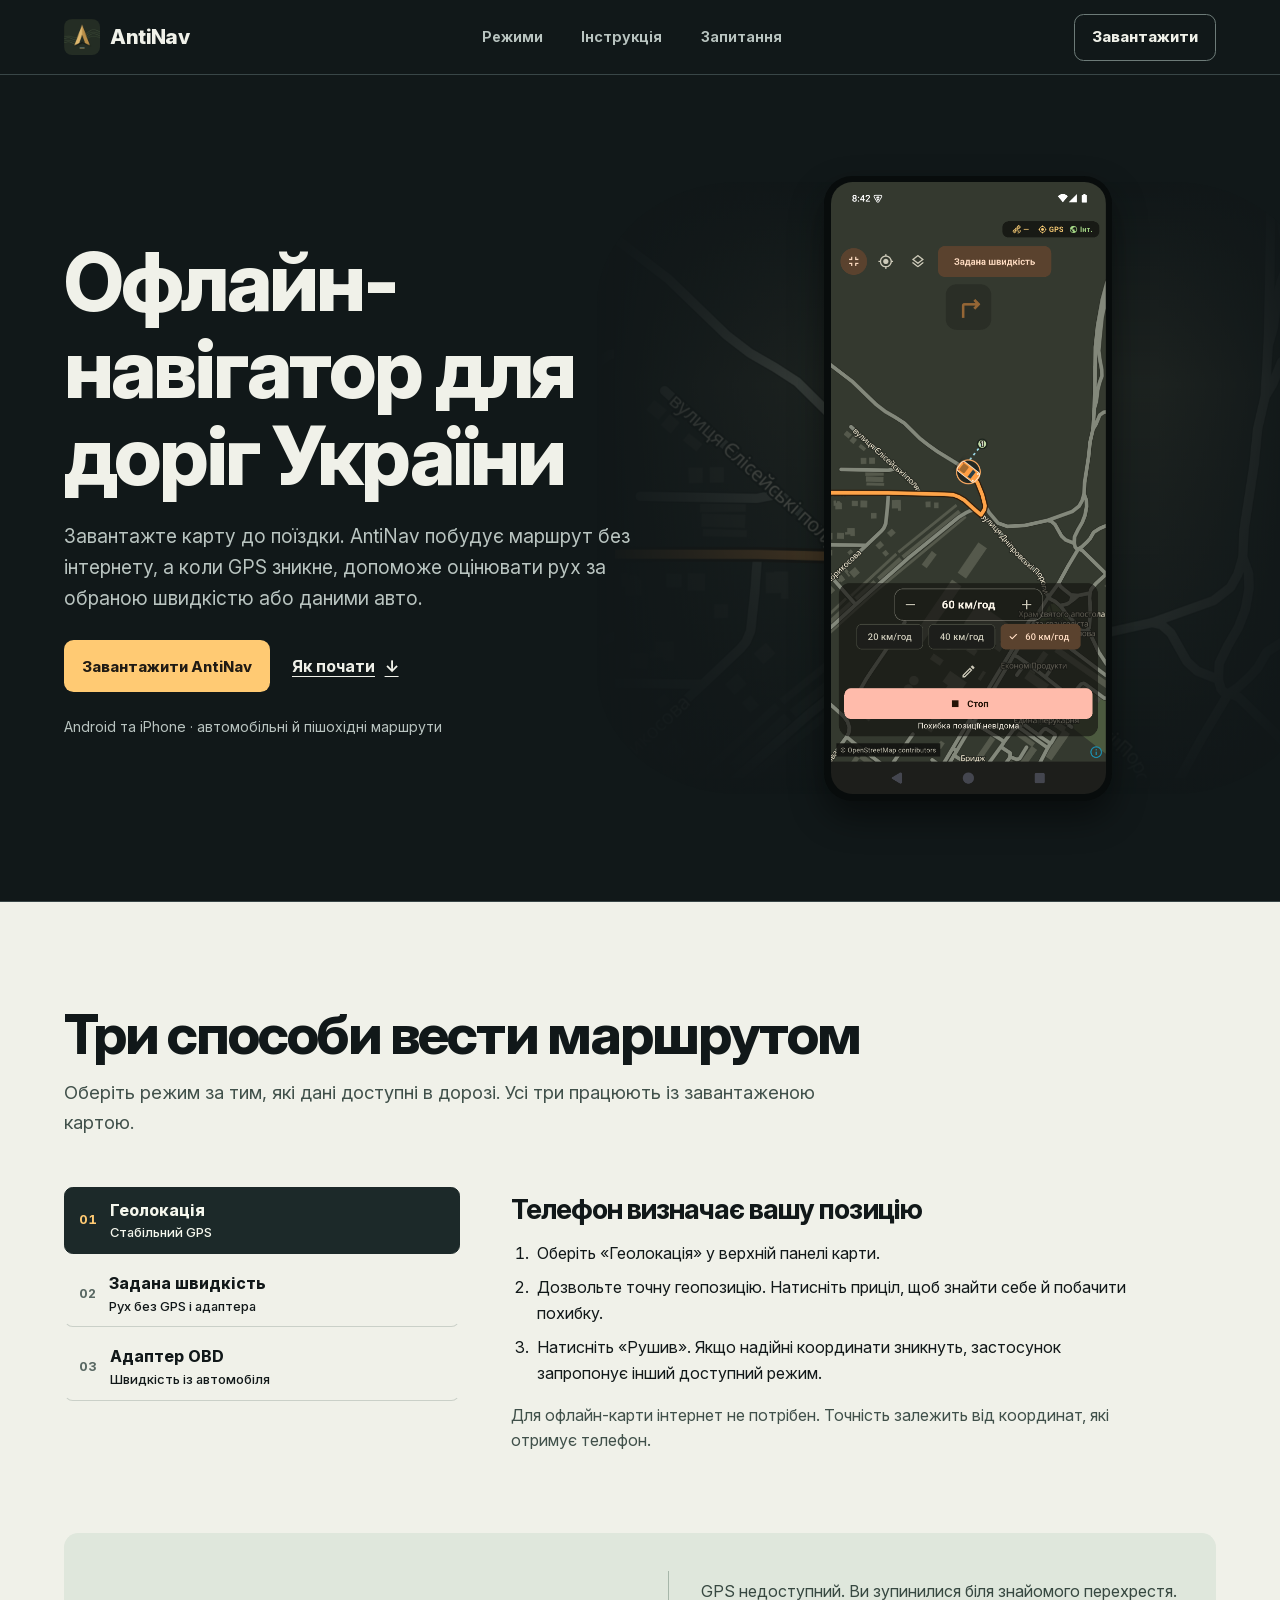
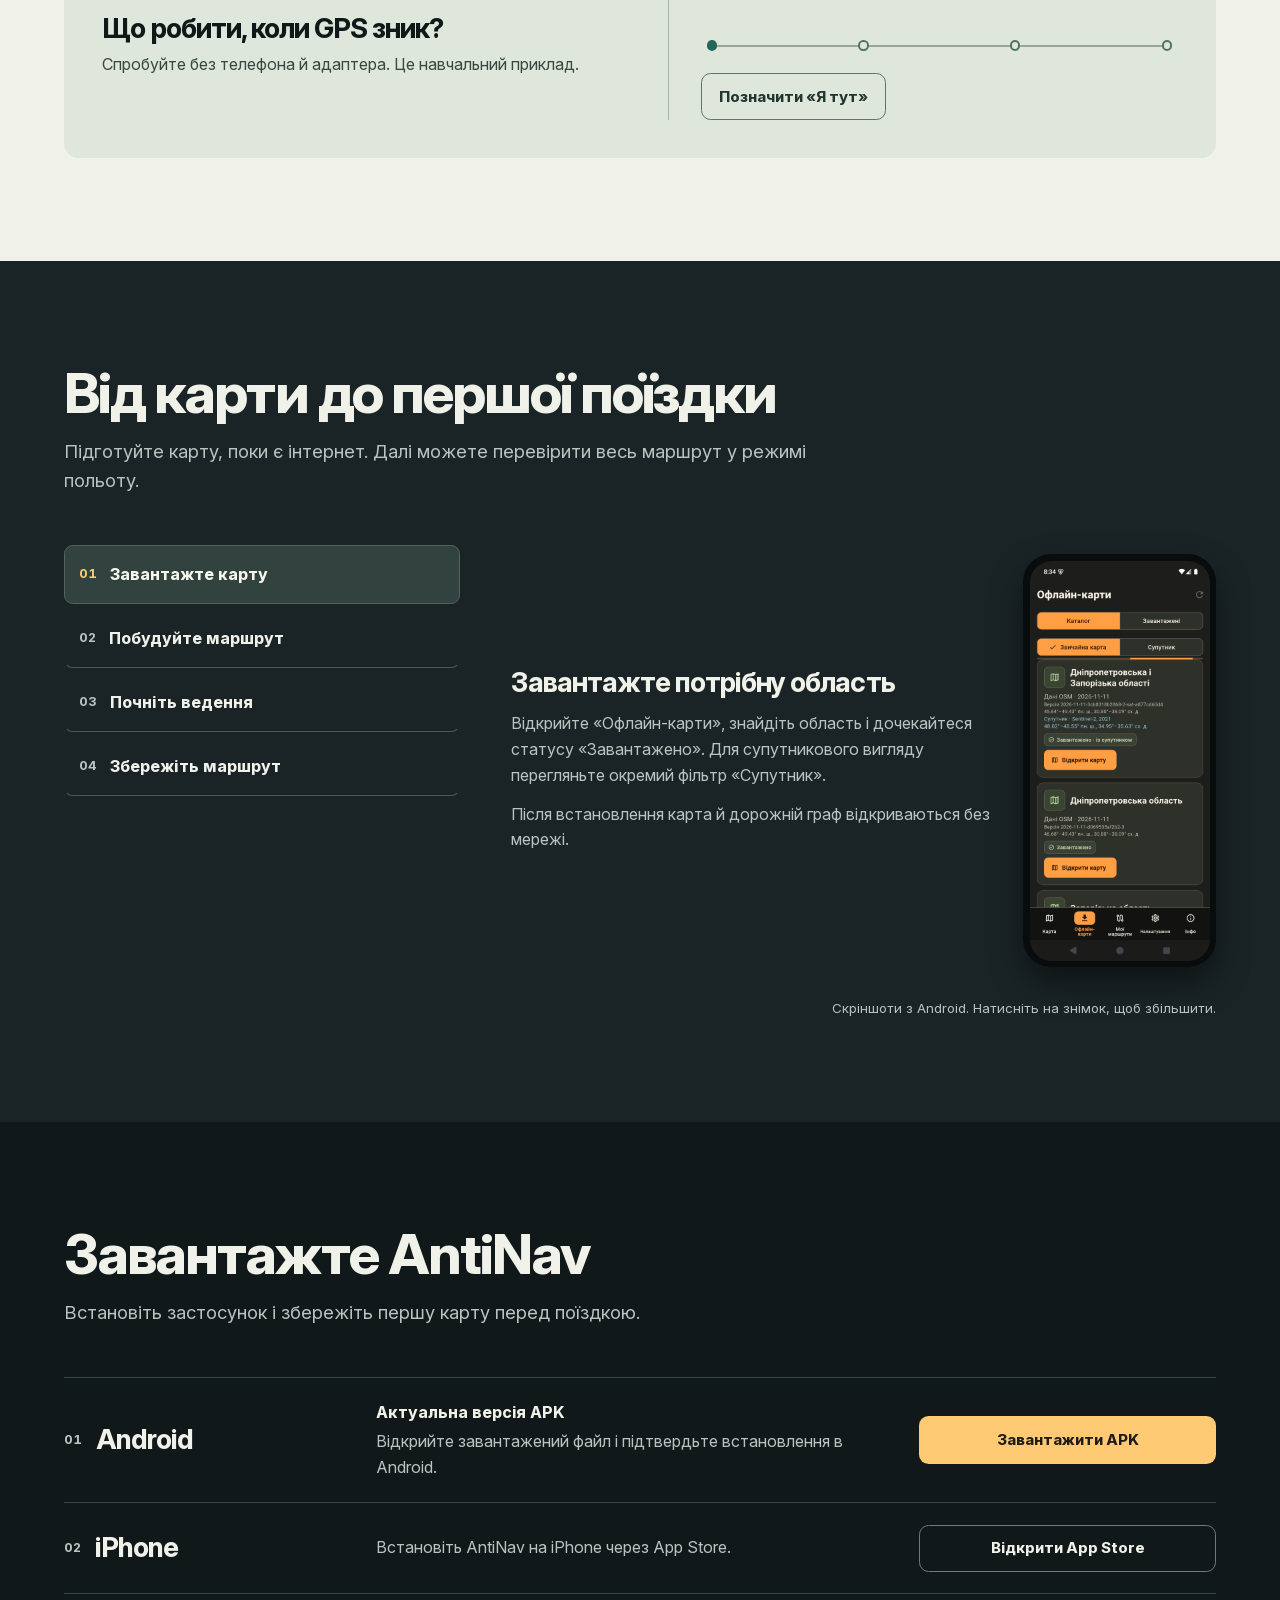
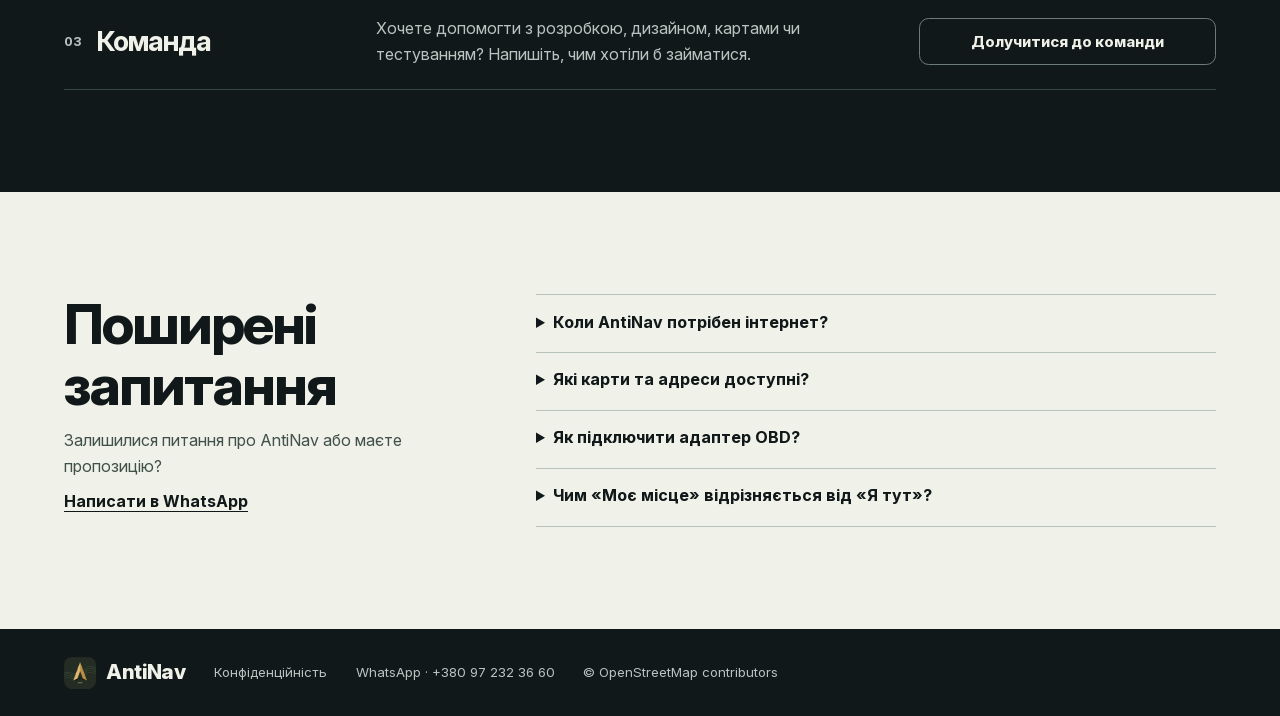
<file: index.html>
<!doctype html>
<html lang="uk" data-type="software">
<head>
  <meta charset="utf-8">
  <meta name="viewport" content="width=device-width, initial-scale=1">
  <meta name="page-type" content="software">
  <meta name="site-kind" content="software">
  <meta name="description" content="AntiNav — український офлайн-навігатор для Android та iPhone. Дізнайтеся, як завантажити карту, побудувати маршрут і вибрати режим, коли зникає GPS.">
  <meta name="theme-color" content="#111819">
  <meta property="og:type" content="website">
  <meta property="og:locale" content="uk_UA">
  <meta property="og:title" content="AntiNav — офлайн-навігатор для України">
  <meta property="og:description" content="Готуйте карту й маршрут заздалегідь. Спробуйте три режими навігації в короткій інтерактивній інструкції.">
  <meta property="og:url" content="https://prosto-dev.github.io/anti-nav/">
  <meta property="og:image" content="https://prosto-dev.github.io/anti-nav/preview.jpg">
  <meta property="og:image:width" content="1200">
  <meta property="og:image:height" content="630">
  <meta property="og:image:alt" content="AntiNav і екран офлайн-навігації на телефоні">
  <meta name="twitter:card" content="summary_large_image">
  <title>AntiNav — офлайн-навігатор для України</title>
  <link rel="canonical" href="https://prosto-dev.github.io/anti-nav/">
  <link rel="icon" href="icon.png" type="image/png">
  <link rel="preload" href="fonts/InterVariable.woff2" as="font" type="font/woff2" crossorigin>
  <link rel="stylesheet" href="site.css?v=3.1">
  <script src="site.js?v=3" defer></script>
</head>
<body>
  <a class="skip" href="#main">До основного вмісту</a>
  <header class="top">
    <div class="wrap top-inner">
      <a class="brand" href="./"><img src="icon.png" width="36" height="36" alt="">AntiNav</a>
      <nav aria-label="Основне меню"><a href="#modes">Режими</a><a href="#guide">Інструкція</a><a href="#faq">Запитання</a></nav>
      <a class="button top-action" href="#download">Завантажити</a>
    </div>
  </header>

  <main id="main">
    <section class="hero" aria-labelledby="title">
      <div class="wrap hero-inner">
        <div class="hero-copy" data-enter>
          <h1 id="title">Офлайн-навігатор для доріг України</h1>
          <p class="hero-lead">Завантажте карту до поїздки. AntiNav побудує маршрут без інтернету, а коли GPS зникне, допоможе оцінювати рух за обраною швидкістю або даними авто.</p>
          <div class="actions">
            <a class="button primary" href="#download">Завантажити AntiNav</a>
            <a class="text-action" href="#guide">Як почати <span aria-hidden="true">↓</span></a>
          </div>
          <p class="hero-note">Android та iPhone · автомобільні й пішохідні маршрути</p>
        </div>
        <div class="hero-art" data-enter>
          <div class="hero-map" aria-hidden="true"></div>
          <a class="phone main-phone" href="screens/road.png" data-screenshot="Режим «У дорозі»">
            <img src="screens/road.png" width="1080" height="2400" fetchpriority="high" alt="AntiNav у повноекранному режимі «У дорозі»: офлайн-карта, лінія маршруту й індикатори сигналу">
          </a>
        </div>
      </div>
    </section>

    <section class="modes section" id="modes" aria-labelledby="modes-title">
      <div class="wrap">
        <div class="section-head">
          <h2 id="modes-title">Три способи вести маршрутом</h2>
          <p>Оберіть режим за тим, які дані доступні в дорозі. Усі три працюють із завантаженою картою.</p>
        </div>
        <div class="mode-layout" data-switcher>
          <div class="switch-list" aria-label="Режими навігації">
            <button type="button" id="mode-gps-tab" aria-controls="mode-gps"><span class="mode-index" aria-hidden="true">01</span><span>Геолокація<small>Стабільний GPS</small></span></button>
            <button type="button" id="mode-manual-tab" aria-controls="mode-manual"><span class="mode-index" aria-hidden="true">02</span><span>Задана швидкість<small>Рух без GPS і адаптера</small></span></button>
            <button type="button" id="mode-obd-tab" aria-controls="mode-obd"><span class="mode-index" aria-hidden="true">03</span><span>Адаптер OBD<small>Швидкість із автомобіля</small></span></button>
          </div>
          <div class="mode-panels">
            <article class="mode-panel" id="mode-gps" aria-labelledby="mode-gps-tab">
              <h3>Телефон визначає вашу позицію</h3>
              <ol><li>Оберіть «Геолокація» у верхній панелі карти.</li><li>Дозвольте точну геопозицію. Натисніть приціл, щоб знайти себе й побачити похибку.</li><li>Натисніть «Рушив». Якщо надійні координати зникнуть, застосунок запропонує інший доступний режим.</li></ol>
              <p class="mode-note">Для офлайн-карти інтернет не потрібен. Точність залежить від координат, які отримує телефон.</p>
            </article>
            <article class="mode-panel" id="mode-manual" aria-labelledby="mode-manual-tab">
              <h3>Ви задаєте швидкість руху</h3>
              <ol><li>Зупиніться в безпечному місці. Натисніть «Я тут» і позначте відому точку на карті.</li><li>Оберіть «Задана швидкість», налаштуйте її кнопками «−» і «+» та натисніть «Рушив».</li><li>Підтверджуйте фактичний напрямок, коли застосунок запитає про поворот. На зупинці натисніть «Стоп».</li></ol>
              <p class="mode-note">Позиція розрахункова. Уточнюйте її біля відомих місць, якщо оцінка розходиться з вашим шляхом.</p>
            </article>
            <article class="mode-panel" id="mode-obd" aria-labelledby="mode-obd-tab">
              <h3>Автомобіль передає швидкість</h3>
              <ol><li>Підключіть сумісний OBD-II адаптер і ввімкніть запалювання.</li><li>У «Налаштуваннях» виберіть тип з’єднання. Перевірте, що AntiNav отримує актуальну швидкість. Значення 0 км/год на стоянці підходить.</li><li>Запустіть ведення і підтверджуйте повороти. Якщо швидкість перестане надходити, просування зупиниться.</li></ol>
              <p class="mode-note">Підтримуються сумісні BLE та Wi-Fi адаптери. Bluetooth Classic доступний на Android. <a href="#faq-obd">Як підключитися</a></p>
            </article>
          </div>
        </div>
        <div class="practice">
          <div>
            <h3>Що робити, коли GPS зник?</h3>
            <p>Спробуйте без телефона й адаптера. Це навчальний приклад.</p>
          </div>
          <div class="exercise" data-exercise>
            <p class="exercise-status" aria-live="polite">GPS недоступний. Ви зупинилися біля знайомого перехрестя.</p>
            <div class="exercise-track" aria-hidden="true"><span></span><i></i><i></i><i></i><i></i></div>
            <button class="button light-button" type="button" hidden>Позначити «Я тут»</button>
            <noscript><p>Позначте «Я тут», виберіть задану швидкість і натисніть «Рушив».</p></noscript>
          </div>
        </div>
      </div>
    </section>

    <section class="guide section" id="guide" aria-labelledby="guide-title">
      <div class="wrap">
        <div class="section-head">
          <h2 id="guide-title">Від карти до першої поїздки</h2>
          <p>Підготуйте карту, поки є інтернет. Далі можете перевірити весь маршрут у режимі польоту.</p>
        </div>
        <div class="guide-layout" data-switcher>
          <div class="switch-list guide-list" aria-label="Кроки інструкції">
            <button type="button" id="guide-map-tab" aria-controls="guide-map"><span class="mode-index">01</span><span>Завантажте карту</span></button>
            <button type="button" id="guide-route-tab" aria-controls="guide-route"><span class="mode-index">02</span><span>Побудуйте маршрут</span></button>
            <button type="button" id="guide-run-tab" aria-controls="guide-run"><span class="mode-index">03</span><span>Почніть ведення</span></button>
            <button type="button" id="guide-save-tab" aria-controls="guide-save"><span class="mode-index">04</span><span>Збережіть маршрут</span></button>
          </div>
          <div class="guide-panels">
            <article class="guide-panel" id="guide-map" aria-labelledby="guide-map-tab">
              <div><h3>Завантажте потрібну область</h3><p>Відкрийте «Офлайн-карти», знайдіть область і дочекайтеся статусу «Завантажено». Для супутникового вигляду перегляньте окремий фільтр «Супутник».</p><p>Після встановлення карта й дорожній граф відкриваються без мережі.</p></div>
              <a class="phone guide-phone" href="screens/catalog-103.png" data-screenshot="Офлайн-карти"><img src="screens/catalog-103.png" width="1080" height="2400" loading="lazy" alt="Каталог AntiNav із фільтрами «Звичайна карта» і «Супутник»"></a>
            </article>
            <article class="guide-panel" id="guide-route" aria-labelledby="guide-route-tab">
              <div><h3>Позначте старт і фініш</h3><p>Натисніть «Маршрут». Виберіть авто або пішки, а тоді вкажіть точки на карті чи введіть адресу або координати.</p><p>Якщо потрібна зупинка дорогою, додайте проміжну точку. Порядок можна змінити до виїзду.</p></div>
              <a class="phone guide-phone" href="screens/route-103.png" data-screenshot="Прокладений офлайн-маршрут"><img src="screens/route-103.png" width="1080" height="2400" loading="lazy" alt="Побудований автомобільний маршрут з відстанню до фінішу в AntiNav"></a>
            </article>
            <article class="guide-panel" id="guide-run" aria-labelledby="guide-run-tab">
              <div><h3>Перевірте режим перед стартом</h3><p>Оберіть спосіб ведення й натисніть «Рушив». Перевірте початкове місце, карту та доступність GPS або швидкості.</p><p>Режим «У дорозі» ставить карту на весь екран. Кнопка «Я тут» дозволяє вручну уточнити місце й оновити маршрут до того самого фінішу.</p></div>
              <a class="phone guide-phone" href="screens/modes-103.png" data-screenshot="Налаштування способу ведення"><img src="screens/modes-103.png" width="1080" height="2400" loading="lazy" alt="Три способи ведення у налаштуваннях AntiNav"></a>
            </article>
            <article class="guide-panel" id="guide-save" aria-labelledby="guide-save-tab">
              <div><h3>Поверніться до маршруту пізніше</h3><p>Збережіть план або запишіть поїздку. Обидва варіанти відкриваються в розділі «Мої маршрути».</p><p>Після перезапуску активний маршрут відновлюється на паузі. Перевірте своє місце, перш ніж продовжити.</p></div>
              <a class="phone guide-phone" href="screens/trips-103.png" data-screenshot="Мої маршрути"><img src="screens/trips-103.png" width="1080" height="2400" loading="lazy" alt="Список збережених маршрутів і кнопки додавання та запису в AntiNav"></a>
            </article>
          </div>
        </div>
        <p class="gallery-help">Скріншоти з Android. Натисніть на знімок, щоб збільшити.</p>
      </div>
    </section>

    <section class="section download" id="download" aria-labelledby="download-title">
      <div class="wrap">
        <div class="section-head"><h2 id="download-title">Завантажте AntiNav</h2><p>Встановіть застосунок і збережіть першу карту перед поїздкою.</p></div>
        <div class="download-rows">
          <article id="android">
            <div class="platform"><span class="platform-index" aria-hidden="true">01</span><h3>Android</h3></div>
            <div class="download-copy"><p id="android-version">Актуальна версія APK</p><p>Відкрийте завантажений файл і підтвердьте встановлення в Android.</p></div>
            <a class="button primary" href="https://github.com/prosto-dev/anti-nav/releases/latest/download/AntiNav.apk">Завантажити APK</a>
          </article>
          <article id="iphone">
            <div class="platform"><span class="platform-index" aria-hidden="true">02</span><h3>iPhone</h3></div>
            <div class="download-copy"><p>Встановіть AntiNav на iPhone через App Store.</p></div>
            <a class="button outline" href="https://apps.apple.com/ua/app/id6833674862">Відкрити App Store</a>
          </article>
          <article id="team">
            <div class="platform"><span class="platform-index" aria-hidden="true">03</span><h3>Команда</h3></div>
            <div class="download-copy"><p>Хочете допомогти з розробкою, дизайном, картами чи тестуванням? Напишіть, чим хотіли б займатися.</p></div>
            <a class="button outline" href="https://wa.me/380972323660?text=%D0%92%D1%96%D1%82%D0%B0%D1%8E%21%20%D0%A5%D0%BE%D1%87%D1%83%20%D0%B4%D0%BE%D0%BB%D1%83%D1%87%D0%B8%D1%82%D0%B8%D1%81%D1%8F%20%D0%B4%D0%BE%20%D0%BA%D0%BE%D0%BC%D0%B0%D0%BD%D0%B4%D0%B8%20AntiNav.">Долучитися до команди</a>
          </article>
        </div>
      </div>
    </section>

    <section class="faq section" id="faq" aria-labelledby="faq-title">
      <div class="wrap faq-layout">
        <div><h2 id="faq-title">Поширені запитання</h2><p>Залишилися питання про AntiNav або маєте пропозицію?</p><a class="text-action" href="https://wa.me/380972323660">Написати в WhatsApp</a></div>
        <div class="faq-list">
          <details><summary>Коли AntiNav потрібен інтернет?</summary><p>Інтернет потрібен, щоб завантажити застосунок, карти й оновлення. Після встановлення потрібної області карта, побудова маршруту й збережені плани працюють офлайн.</p></details>
          <details><summary>Які карти та адреси доступні?</summary><p>Звичайні карти областей України шукайте в каталозі. Для Дніпропетровської та Запорізької областей є окремі супутникові пакети й офлайн-адреси OSM. Щоб шукати вулиці й будинки, потрібна версія з підтримкою адресного індексу. Якщо підказки немає, позначте точку на карті або введіть координати.</p></details>
          <details id="faq-obd"><summary>Як підключити адаптер OBD?</summary><p>Для BLE виберіть «Bluetooth LE» та знайдіть адаптер. Для Wi-Fi підключіться до мережі адаптера в налаштуваннях телефона й укажіть IP та порт з його інструкції. Для Bluetooth Classic на Android спочатку спаруйте пристрій у системі. У кожному випадку перевірте, чи застосунок зчитує актуальну швидкість.</p></details>
          <details><summary>Чим «Моє місце» відрізняється від «Я тут»?</summary><p>Кнопка з прицілом запитує координати телефона і показує оцінку їхньої точності. «Я тут» дає змогу вручну позначити відоме місце, якщо координати недоступні або ненадійні.</p></details>
        </div>
      </div>
    </section>
  </main>

  <dialog class="screenshot-viewer" aria-labelledby="screenshot-title">
    <div class="viewer-content">
      <header class="viewer-header">
        <h2 id="screenshot-title">Скріншот AntiNav</h2>
        <form method="dialog"><button type="submit" aria-label="Закрити скріншот" autofocus>×</button></form>
      </header>
      <div class="viewer-image"><img src="screens/road.png" alt=""></div>
      <div class="viewer-controls">
        <button type="button" data-direction="-1" aria-label="Попередній скріншот">←</button>
        <span class="viewer-count" aria-live="polite"></span>
        <button type="button" data-direction="1" aria-label="Наступний скріншот">→</button>
      </div>
    </div>
  </dialog>

  <footer class="footer">
    <div class="wrap footer-inner">
      <a class="brand" href="./"><img src="icon.png" width="32" height="32" alt="">AntiNav</a>
      <a href="privacy.html">Конфіденційність</a>
      <a href="https://wa.me/380972323660">WhatsApp · +380 97 232 36 60</a>
      <a href="https://www.openstreetmap.org/copyright">© OpenStreetMap contributors</a>
    </div>
  </footer>
</body>
</html>
</file>
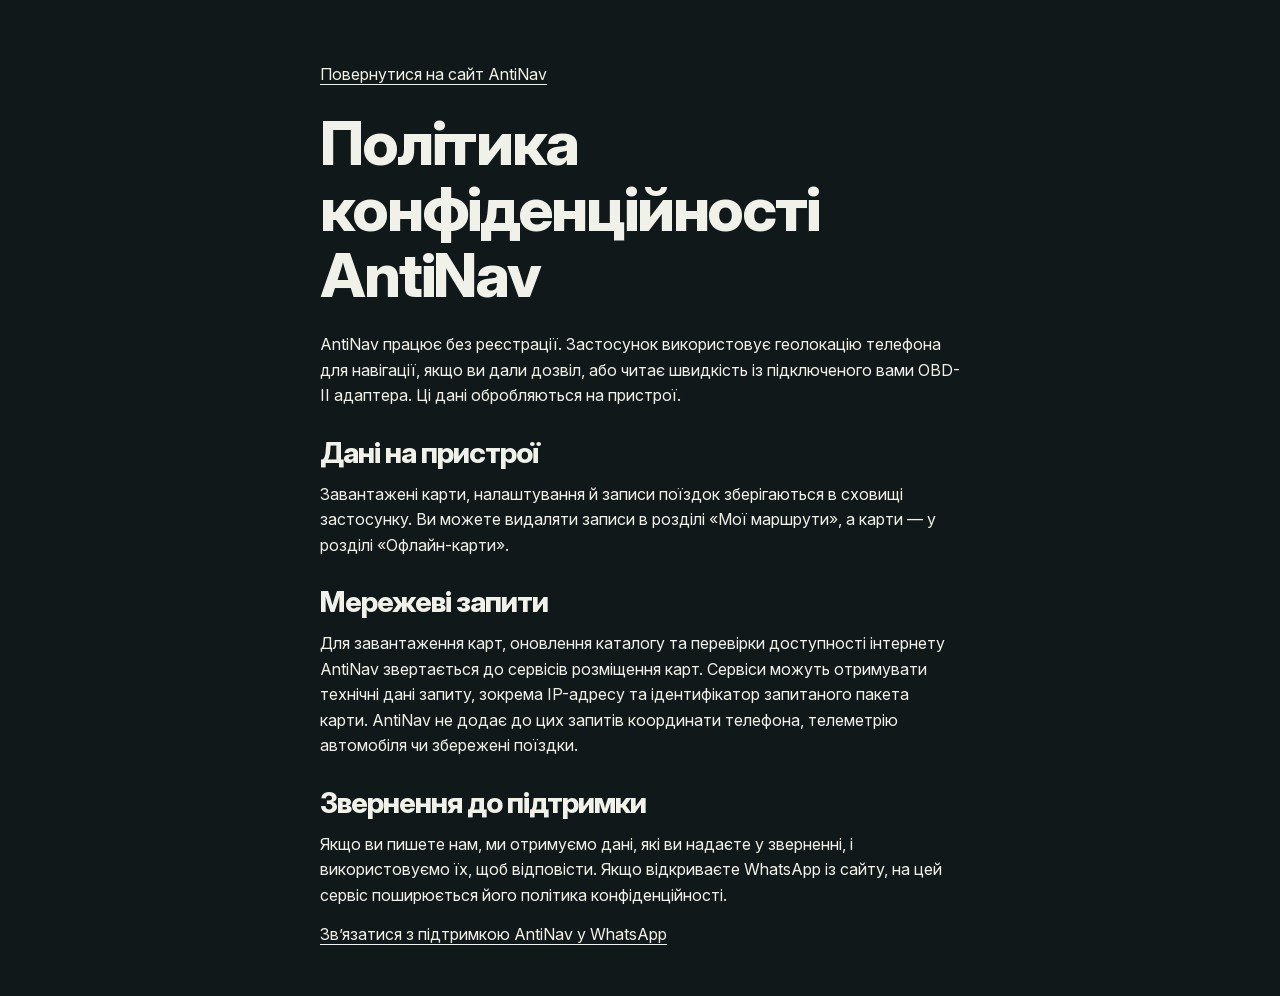
<file: privacy.html>
<!doctype html>
<html lang="uk">
<head>
  <meta charset="utf-8">
  <meta name="viewport" content="width=device-width, initial-scale=1">
  <meta name="description" content="Як AntiNav використовує геолокацію, дані адаптера та збережені маршрути.">
  <title>Політика конфіденційності AntiNav</title>
  <link rel="stylesheet" href="site.css?v=3.1">
</head>
<body>
  <main class="legal">
    <p><a href="./">Повернутися на сайт AntiNav</a></p>
    <h1>Політика конфіденційності AntiNav</h1>
    <p>AntiNav працює без реєстрації. Застосунок використовує геолокацію телефона для навігації, якщо ви дали дозвіл, або читає швидкість із підключеного вами OBD-II адаптера. Ці дані обробляються на пристрої.</p>
    <h2>Дані на пристрої</h2>
    <p>Завантажені карти, налаштування й записи поїздок зберігаються в сховищі застосунку. Ви можете видаляти записи в розділі «Мої маршрути», а карти — у розділі «Офлайн-карти».</p>
    <h2>Мережеві запити</h2>
    <p>Для завантаження карт, оновлення каталогу та перевірки доступності інтернету AntiNav звертається до сервісів розміщення карт. Сервіси можуть отримувати технічні дані запиту, зокрема IP-адресу та ідентифікатор запитаного пакета карти. AntiNav не додає до цих запитів координати телефона, телеметрію автомобіля чи збережені поїздки.</p>
    <h2>Звернення до підтримки</h2>
    <p>Якщо ви пишете нам, ми отримуємо дані, які ви надаєте у зверненні, і використовуємо їх, щоб відповісти. Якщо відкриваєте WhatsApp із сайту, на цей сервіс поширюється його політика конфіденційності.</p>
    <p><a href="https://wa.me/380972323660">Зв’язатися з підтримкою AntiNav у WhatsApp</a></p>
  </main>
</body>
</html>
</file>
<file: site.css>
@font-face {
  font-family: Inter;
  src: url("fonts/InterVariable.woff2") format("woff2");
  font-weight: 100 900;
  font-display: swap;
}

:root {
  color-scheme: dark;
  --ink: #111819;
  --surface: #1b2527;
  --paper: #f0f1e9;
  --muted: #b9c4c0;
  --accent: #ffca73;
  --border: #394647;
  --ease: cubic-bezier(.22, 1, .36, 1);
  --gutter: clamp(1.25rem, 5vw, 4.5rem);
  font-family: Inter, system-ui, sans-serif;
  background: var(--ink);
  color: var(--paper);
  scroll-behavior: smooth;
}

* { box-sizing: border-box; }
body { margin: 0; color: var(--paper); background: var(--ink); line-height: 1.6; }
body:has(dialog[open]) { overflow: hidden; }
a { color: inherit; text-underline-offset: .23em; }
button { font: inherit; color: inherit; cursor: pointer; }
img { display: block; max-width: 100%; }
[hidden] { display: none !important; }
::selection { color: var(--ink); background: var(--accent); }
:focus-visible { outline: 3px solid #f39a38; outline-offset: 4px; }
h1, h2, h3 { margin: 0; line-height: 1.08; text-wrap: balance; letter-spacing: -.035em; }
h1 { font-size: clamp(2.5rem, 6.3vw, 6rem); font-weight: 790; }
h2 { font-size: clamp(2.1rem, 4.35vw, 4rem); font-weight: 760; }
h3 { font-size: clamp(1.32rem, 2.14vw, 2rem); font-weight: 720; }
p { margin: .85rem 0 0; }
section[id], article[id], details[id] { scroll-margin-top: 5.75rem; }

.wrap { width: min(100%, 85rem); margin-inline: auto; padding-inline: var(--gutter); }
.section { padding-block: clamp(4rem, 8vw, 7.25rem); }
.section-head { margin-bottom: clamp(1.65rem, 4vw, 3.1rem); }
.section-head p { max-width: 48rem; font-size: clamp(1rem, 1.7vw, 1.15rem); color: var(--muted); }
.skip { position: fixed; z-index: 5; inset: .75rem auto auto 1rem; background: var(--accent); color: var(--ink); clip-path: inset(50%); }
.skip:focus { clip-path: none; padding: .7rem 1rem; }

.top { position: sticky; inset-block-start: 0; z-index: 4; background: var(--ink); border-bottom: 1px solid var(--border); }
.top-inner { min-height: 4.65rem; display: flex; justify-content: space-between; gap: 1rem; align-items: center; }
.brand { display: inline-flex; align-items: center; gap: .65rem; font-size: 1.28rem; font-weight: 800; letter-spacing: -.03em; text-decoration: none; width: fit-content; }
.brand img { border-radius: .5rem; object-fit: cover; }
nav { display: flex; gap: clamp(1rem, 3vw, 2.5rem); align-items: center; }
nav a { color: var(--muted); display: inline-flex; min-height: 2.75rem; align-items: center; font-size: .91rem; font-weight: 650; text-decoration: none; }
nav a:hover { color: var(--paper); text-decoration: underline; }
.button { display: inline-flex; justify-content: center; align-items: center; min-height: 2.95rem; padding: .65rem 1.05rem; border: 1px solid transparent; border-radius: .6rem; text-decoration: none; font-size: .94rem; font-weight: 750; line-height: 1.3; text-align: center; transition: background-color 170ms, color 170ms, transform 170ms var(--ease), border-color 170ms; }
.button:active { transform: scale(.97); }
.primary { background: var(--accent); color: #201b14; }
.primary:hover { background: #ffe0a4; }
.top-action, .outline { background: transparent; color: var(--paper); border-color: #6d7b78; }
.top-action:hover, .outline:hover { background: #2a393b; border-color: #c2cac3; }
.text-action { display: inline-flex; align-items: center; min-height: 2.75rem; gap: .6rem; font-weight: 700; }
.text-action:hover { color: var(--accent); }

.hero { position: relative; isolation: isolate; overflow: clip; border-bottom: 1px solid var(--border); }
.hero-inner { min-height: min(53rem, calc(100svh - 4.65rem)); display: grid; grid-template-columns: minmax(0, 1.1fr) minmax(0, .9fr); align-items: center; padding-block: clamp(2rem, 6vw, 5rem); gap: clamp(1.25rem, 4vw, 4rem); }
.hero-copy { z-index: 1; }
.hero-copy h1 { max-width: 11ch; }
.hero-lead { max-width: 36rem; margin-top: 1.35rem; color: var(--muted); font-size: clamp(1rem, 1.7vw, 1.2rem); }
.hero-note { color: var(--muted); margin-top: 1.45rem; font-size: .88rem; }
.actions { display: flex; flex-wrap: wrap; align-items: center; gap: .55rem 1.4rem; margin-top: 1.7rem; }
.actions .button { min-height: 3.25rem; }
.hero-art { position: relative; display: grid; align-items: center; justify-items: center; min-width: 0; }
.hero-map { position: absolute; inset: 1% -20% 1% -25%; background: linear-gradient(90deg, var(--ink), transparent 32%, transparent 78%, var(--ink)), linear-gradient(var(--ink), transparent 33%, var(--ink)), url("screens/road.png") center 44% / 95% auto; opacity: .34; border-radius: 20%; z-index: -1; }
.phone { display: block; width: fit-content; background: #080c0c; padding: .4rem; border-radius: 1.75rem; text-decoration: none; box-shadow: 0 16px 34px #0007; transition: transform 210ms var(--ease); max-width: 100%; }
.phone:hover { transform: translateY(-3px); }
.phone img { width: auto; height: auto; max-width: 100%; object-fit: contain; border-radius: 1.35rem; }
.main-phone img { height: clamp(27rem, 68svh, 39rem); max-height: 75vw; }
[data-enter] { animation: enter 600ms var(--ease) both; }
.hero-art[data-enter] { animation-delay: 70ms; }
@keyframes enter { from { opacity: .3; transform: translateY(13px); } }

.modes, .faq { background: var(--paper); color: var(--ink); color-scheme: light; --muted: #40504a; }
.mode-layout, .guide-layout { display: grid; grid-template-columns: minmax(13rem, .36fr) minmax(0, .64fr); gap: clamp(1.1rem, 4vw, 4rem); align-items: start; }
[data-switcher]:not([data-enhanced]) { grid-template-columns: 1fr; }
[data-switcher]:not([data-enhanced]) .switch-list { display: none; }
.switch-list { display: grid; gap: .35rem; }
.switch-list button { display: flex; align-items: center; gap: .85rem; width: 100%; min-height: 3.65rem; padding: .75rem .85rem; text-align: start; border: 1px solid transparent; border-bottom-color: #cad0c8; border-radius: .55rem; background: transparent; font-weight: 750; line-height: 1.3; transition: background-color 170ms, color 170ms; }
.switch-list button:hover { background: #e0e5db; }
.switch-list button[aria-selected="true"] { background: #1c2929; border-color: #1c2929; color: #f5f7ed; }
.switch-list small { display: block; margin-top: .25rem; font-size: .81rem; font-weight: 500; }
.mode-index, .platform-index { color: #596863; font-size: .78rem; font-weight: 720; font-variant-numeric: tabular-nums; }
.switch-list button[aria-selected="true"] .mode-index { color: var(--accent); }
.mode-panel, .guide-panel { padding-block: .55rem; }
.mode-panel + .mode-panel, .guide-panel + .guide-panel { margin-top: 1.4rem; }
[data-enhanced] .mode-panel, [data-enhanced] .guide-panel { margin-top: 0; }
.mode-panel ol { margin: 1rem 0; padding-inline-start: 1.35rem; }
.mode-panel li { padding-inline-start: .25rem; margin-block: .55rem; max-width: 62ch; }
.mode-note { color: var(--muted); max-width: 62ch; }
.practice { display: grid; grid-template-columns: 1fr 1fr; gap: 1.5rem 3.5rem; align-items: center; margin-top: clamp(2.25rem, 6vw, 4.4rem); padding: clamp(1.15rem, 3vw, 2.4rem); background: #dfe7dc; border-radius: .9rem; }
.practice p { color: #374841; margin-top: .5rem; }
.exercise { border-inline-start: 1px solid #a6b6a9; padding-inline-start: clamp(1rem, 3vw, 2rem); }
.exercise-status { min-height: 3.1em; }
.exercise-track { position: relative; display: none; justify-content: space-between; align-items: center; margin: .65rem .35rem; height: .8rem; }
.exercise[data-active] .exercise-track { display: flex; }
.exercise-track::before, .exercise-track span { content: ""; position: absolute; inset-inline: 0; height: 2px; background: #97a79a; }
.exercise-track span { background: #246759; transform: scaleX(var(--progress, 0)); transform-origin: left; transition: transform 420ms var(--ease); }
.exercise-track i { z-index: 1; width: .65rem; height: .65rem; border-radius: 50%; background: #dfe7dc; border: 2px solid #547366; }
.exercise-track i[aria-current] { background: #246759; border-color: #246759; }
.light-button { background: transparent; color: #20362f; border-color: #5e7369; margin-top: .65rem; }
.light-button:hover { background: #cfdcd1; }

.guide { background: #1a2426; }
.guide-list button { border-bottom-color: #495958; }
.guide-list button:hover { background: #283939; }
.guide-list button[aria-selected="true"] { background: #32433f; border-color: #50645f; }
.guide-list .mode-index, .platform-index { color: var(--muted); }
.guide-panel { display: grid; grid-template-columns: minmax(0, 1fr) auto; align-items: center; gap: clamp(1.05rem, 3vw, 2rem); }
.guide-panel p, .gallery-help { color: var(--muted); }
.guide-phone img { height: clamp(15rem, 39vw, 25rem); }
.gallery-help { font-size: .83rem; text-align: end; margin-top: 1.4rem; }
.download .section-head { max-width: 50rem; }
.download-rows { border-top: 1px solid var(--border); }
.download-rows article { display: grid; grid-template-columns: minmax(9rem, .85fr) minmax(13rem, 1.55fr) minmax(12rem, .9fr); align-items: center; gap: 1rem 2rem; border-bottom: 1px solid var(--border); padding-block: 1.35rem; }
.platform { display: flex; align-items: center; gap: .85rem; }
.download-copy p { margin: 0; color: var(--muted); }
.download-copy #android-version { font-weight: 740; color: var(--paper); margin-bottom: .25rem; }

.faq-layout { display: grid; grid-template-columns: .75fr 1.25fr; gap: clamp(1.5rem, 5vw, 5rem); }
.faq-layout p { color: var(--muted); }
.faq-layout .text-action:hover { color: #344a3c; }
.faq-list { border-top: 1px solid #b8c4b9; }
details { border-bottom: 1px solid #b8c4b9; }
summary { cursor: pointer; min-height: 3.55rem; padding: .95rem 0; font-weight: 720; line-height: 1.4; }
details p { margin: 0 0 1.15rem; max-width: 65ch; }
.footer { background: var(--ink); }
.footer-inner { display: flex; flex-wrap: wrap; align-items: center; gap: 1rem 1.8rem; padding-block: 1.7rem; }
.footer-inner a:not(.brand) { font-size: .83rem; color: var(--muted); text-decoration: none; }
.footer-inner a:hover { text-decoration: underline; }
.legal { width: min(100%, 48rem); margin: 0 auto; padding: 3rem var(--gutter); overflow-wrap: anywhere; }
.legal h1 { margin-block: 1.5rem; font-size: clamp(2rem, 5.5vw, 3.8rem); }
.legal h2 { margin-top: 1.75rem; font-size: clamp(1.3rem, 3vw, 1.8rem); }

.screenshot-viewer { width: min(94vw, 42rem); max-height: 95dvh; padding: 0; color: var(--paper); background: var(--surface); border: 1px solid #657572; border-radius: .9rem; }
.screenshot-viewer::backdrop { background: #070b0be6; }
.viewer-content { display: grid; grid-template-rows: auto minmax(0, 1fr) auto; height: min(52rem, 91dvh); padding: .65rem 1rem; }
.viewer-header, .viewer-controls { display: flex; align-items: center; gap: .75rem; }
.viewer-header { justify-content: space-between; }
.viewer-header h2 { font-size: clamp(1.0rem, 4vw, 1.4rem); }
.viewer-header button, .viewer-controls button { min-width: 2.75rem; min-height: 2.75rem; background: transparent; border: 1px solid #6d7b78; border-radius: .55rem; font-weight: 720; font-size: 1.3rem; }
.viewer-header button:hover, .viewer-controls button:hover { background: #354747; }
.viewer-image { display: grid; place-items: center; overflow: hidden; padding-block: .45rem; }
.viewer-image img { width: 100%; height: 100%; min-height: 0; object-fit: contain; }
.viewer-controls { justify-content: center; }
.viewer-count { color: var(--muted); min-width: 4rem; text-align: center; font-variant-numeric: tabular-nums; }

@media (max-width: 62rem) {
  .hero-inner { gap: 1.25rem; }
  .guide-panel { grid-template-columns: minmax(0, 1fr) auto; }
}

@media (max-width: 48rem) {
  nav a:last-child { display: none; }
  .hero-inner { min-height: auto; grid-template-columns: 1fr .8fr; padding-block: 3rem; }
  .main-phone img { height: min(58vw, 32rem); }
  .hero-note { font-size: .8rem; }
  .mode-layout, .guide-layout { grid-template-columns: 1fr; gap: 1.45rem; }
  .switch-list { grid-template-columns: repeat(3, minmax(0, 1fr)); }
  .switch-list button { display: block; border: 1px solid #b7c2b8; padding: .6rem; font-size: .88rem; }
  .guide-list { grid-template-columns: repeat(2, minmax(0, 1fr)); }
  .guide-list button { border-color: #657773; }
  .switch-list .mode-index { display: block; margin-bottom: .25rem; }
  .guide-list .mode-index { display: inline; margin-right: .5rem; }
  .download-rows article { grid-template-columns: minmax(0, 1fr) auto; }
  .download-copy { grid-column: 1; }
  .download-rows .button { grid-column: 2; grid-row: 1 / span 2; }
  .faq-layout { grid-template-columns: 1fr; }
}

@media (max-width: 37rem) {
  .top-inner { min-height: 3.8rem; gap: 0 .5rem; flex-wrap: wrap; padding-top: .45rem; }
  .top nav { order: 3; width: 100%; gap: 1.3rem; }
  .top nav a { min-height: 2.75rem; font-size: .84rem; }
  .top nav a:last-child { display: inline-flex; }
  section[id], article[id], details[id] { scroll-margin-top: 6.4rem; }
  .top-action { min-height: 2.65rem; font-size: .84rem; }
  .brand { font-size: 1.18rem; }
  .hero-inner { grid-template-columns: 1fr; gap: 2rem; padding-block: 2.65rem 3.4rem; }
  .hero-copy h1 { max-width: 13ch; font-size: clamp(2.45rem, 10vw, 3.65rem); }
  .hero-lead { margin-top: 1rem; }
  .actions { margin-top: 1.25rem; }
  .hero-note { margin-top: .75rem; }
  .hero-art { justify-self: stretch; }
  .main-phone img { height: min(96vw, 26rem); max-height: none; }
  .hero-map { inset: 0 -13% 0; }
  .practice { grid-template-columns: 1fr; }
  .exercise { border-inline-start: 0; border-top: 1px solid #a6b6a9; padding: .6rem 0 0; }
  .exercise-status { min-height: 0; }
  .switch-list button small { font-size: .72rem; }
  .guide-panel { grid-template-columns: 1fr; }
  .guide-phone { justify-self: center; }
  .guide-phone img { height: min(94vw, 23rem); }
  .gallery-help { text-align: start; }
  .download-rows article { grid-template-columns: minmax(0, 1fr); gap: .7rem; }
  .download-rows .button { grid-area: auto; justify-self: start; }
}

@media (max-width: 22rem) {
  .modes .switch-list { grid-template-columns: 1fr; }
  .modes .switch-list button { display: flex; min-height: 2.9rem; }
  .modes .switch-list .mode-index { margin-bottom: 0; }
}

@media (prefers-reduced-motion: reduce) {
  :root { scroll-behavior: auto; }
  *, *::before, *::after { animation-duration: .01ms !important; animation-delay: 0ms !important; transition-duration: .01ms !important; }
}
</file>
